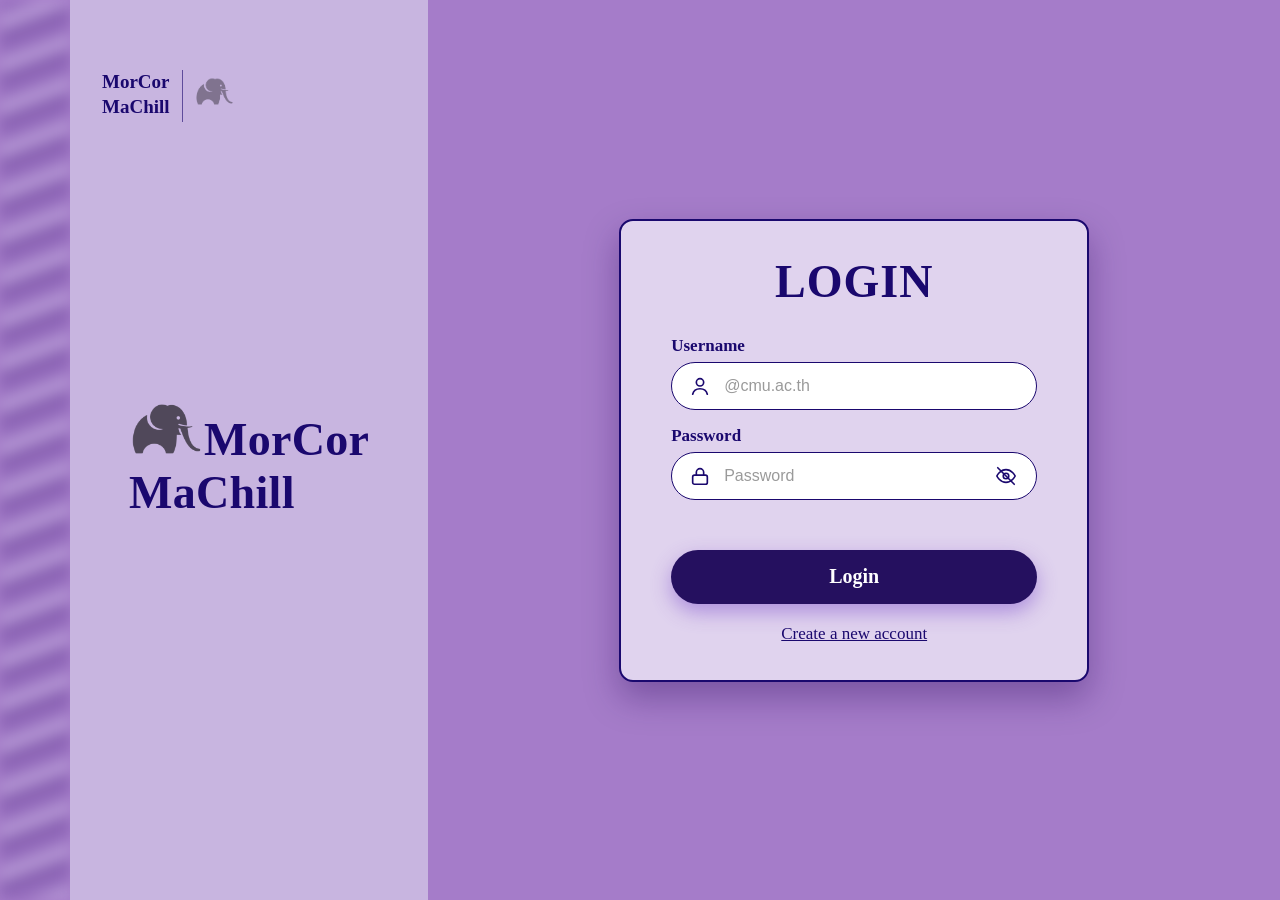
<file: index.html>
<!DOCTYPE html>
<html lang="en">
<head>
  <meta charset="UTF-8">
  <script>
    try { if (!JSON.parse(localStorage.getItem('cmuh-session'))) throw 0; }
    catch (e) { location.replace('login.html'); }
  </script>
  <meta name="viewport" content="width=device-width, initial-scale=1, viewport-fit=cover">
  <title>MorCor MaChill</title>
  <link href="https://fonts.googleapis.com/css2?family=Gelasio:wght@600;700&family=Noto+Sans+Thai:wght@400;600&display=swap" rel="stylesheet">
  <script>
    (function () {
      try {
        var theme = localStorage.getItem('cmuh-theme');
        if (theme) document.documentElement.dataset.theme = theme;
      } catch (e) {}
    })();
  </script>
  <link rel="stylesheet" href="style.css">
</head>
<body>
  <div class="app">

    <div class="logo"><a href="index.html">MorCor<br>MaChill</a></div>

    <label class="search">
      <svg viewBox="0 0 24 24" style="font-size:28px"><circle cx="11" cy="11" r="7"/><path d="M21 21l-5-5"/></svg>
      <input id="q" type="search" placeholder="Search posts or #tags">
    </label>

    <aside class="side">
      <a class="post-btn" href="post.html">Post!</a>
      <div class="tags" id="tags"></div>
    </aside>

    <main class="feed" id="feed"></main>

    <aside class="right">
      <a class="mid on" href="index.html" title="Home">
        <svg viewBox="0 0 24 24"><path d="M3 11l9-8 9 8"/><path d="M5 10v10h5v-6h4v6h5V10"/></svg>
      </a>
      <a class="mid" href="favorites.html" title="Favorites">
        <svg viewBox="0 0 24 24"><path d="M12 3l2.7 5.6 6.1.9-4.4 4.3 1 6.1L12 17l-5.4 2.9 1-6.1L3.2 9.5l6.1-.9z"/></svg>
      </a>
      <a class="mid" href="profile.html" title="Profile">
        <svg viewBox="0 0 24 24"><circle cx="12" cy="12" r="10"/><circle cx="12" cy="10" r="3.2"/><path d="M5.5 19c1.5-3 4-4 6.5-4s5 1 6.5 4"/></svg>
      </a>
      <a class="mid" href="message.html" title="Messages">
        <svg viewBox="0 0 24 24"><rect x="3" y="5" width="18" height="14" rx="2"/><path d="M3 7l9 7 9-7"/></svg>
        <span class="badge pip" id="badge" hidden></span>
      </a>
      <a class="mid" href="notifications.html" title="Notifications">
        <svg viewBox="0 0 24 24"><path d="M18 8A6 6 0 0 0 6 8c0 7-3 9-3 9h18s-3-2-3-9"/><path d="M13.73 21a2 2 0 0 1-3.46 0"/></svg>
        <span class="badge" id="notifBadge" hidden></span>
      </a>
      <button class="mid" id="theme" title="Toggle theme">
        <svg viewBox="0 0 24 24"><circle cx="12" cy="12" r="3"/><path d="M12 2v3M12 19v3M2 12h3M19 12h3M5 5l2 2M17 17l2 2M19 5l-2 2M7 17l-2 2"/></svg>
      </button>
      <button class="mid" id="logout" title="Log out">
        <svg viewBox="0 0 24 24"><path d="M9 21H5a2 2 0 0 1-2-2V5a2 2 0 0 1 2-2h4"/><path d="M16 17l5-5-5-5"/><path d="M21 12H9"/></svg>
      </button>
    </aside>

  </div>

  <dialog id="view"></dialog>

  <dialog id="ask" class="ask">
    <h3 id="askTitle"></h3>
    <p id="askText"></p>
    <div class="row">
      <button id="askNo">Cancel</button>
      <button class="go" id="askOk">OK</button>
    </div>
  </dialog>

  <script>
    const POSTS_KEY = 'cmuh-posts2';
    const SESSION_KEY = 'cmuh-session';
    const MESSAGES_KEY = 'cmuh-messages';
    const BOOKMARKS_KEY = 'cmuh-bookmarks';
    const NOTIFS_KEY = 'cmuh-notifs';
    const DEFAULT_TAGS = ['#sports', '#running', '#basketball', '#football', '#swimmingwithus'];
    const DEFAULT_AVATAR = 'pic/profile.png';

    const sessionUser = load(SESSION_KEY, {}).username || 'CMU';
    const ME = sessionUser.split('@')[0].toLowerCase();
    const PROFILE_KEY = 'cmuh-profile:' + sessionUser;

    const $ = (id) => document.getElementById(id);

    function load(key, fallback) {
      try { return JSON.parse(localStorage.getItem(key)) ?? fallback; }
      catch (e) { return fallback; }
    }

    function save(key, value) {
      try { localStorage.setItem(key, JSON.stringify(value)); } catch (e) {}
    }

    function esc(text) {
      const map = { '&': '&amp;', '<': '&lt;', '>': '&gt;', '"': '&quot;', "'": '&#39;' };
      return String(text).replace(/[&<>"']/g, (ch) => map[ch]);
    }

    function timeAgo(time) {
      const min = Math.floor((Date.now() - time) / 60000);
      if (min < 1) return 'just now';
      if (min < 60) return `${min} min ago`;
      const hr = Math.floor(min / 60);
      return hr < 24 ? `${hr} h ago` : `${Math.floor(hr / 24)} d ago`;
    }

    function ask(title, text, okLabel, danger) {
      return new Promise((resolve) => {
        const dlg = $('ask');
        $('askTitle').textContent = title;
        $('askText').textContent = text;
        $('askOk').textContent = okLabel;
        $('askOk').className = danger ? 'go danger' : 'go';
        const done = (value) => { dlg.close(); resolve(value); };
        $('askOk').onclick = () => done(true);
        $('askNo').onclick = () => done(false);
        dlg.oncancel = () => resolve(false);
        dlg.showModal();
      });
    }

    function avatarHtml(name) {
      const profile = load('cmuh-profile:' + String(name).toLowerCase() + '@cmu.ac.th', {});
      return profile.avatar
        ? `<img src="${profile.avatar}" alt="">`
        : `<img class="default" src="${DEFAULT_AVATAR}" alt="">`;
    }

    function updateBadges() {
      const lastReadMsg = load('cmuh-read:' + ME, {});
      const nMsg = load(MESSAGES_KEY, []).filter((m) => m.to === ME && m.t > (lastReadMsg[m.from] || 0)).length;
      $('badge').hidden = !nMsg;

      const notifs = load(NOTIFS_KEY, []).filter((n) => n.to.toLowerCase() === ME && !n.read);
      $('notifBadge').textContent = notifs.length > 9 ? '9+' : notifs.length;
      $('notifBadge').hidden = !notifs.length;
    }

    let posts = load(POSTS_KEY, [{
      id: 1,
      author: 'Mint',
      title: 'GO JOGGING',
      location: 'Huay Kaew Reservoir, Chiang Mai',
      max: 11,
      interest: ['running', 'healthy', 'meeting'],
      details: "Let's go jogging together......",
      t: Date.now() - 3600000,
      members: ['Mint', 'Ton', 'Fah'],
      pending: [],
      comments: []
    }]);

    let activeTag = null;
    let currentId = null;
    let replyingTo = null;

    const savePosts = () => save(POSTS_KEY, posts);

    if (localStorage.getItem(POSTS_KEY) === null) savePosts();

    function getBookmarks() {
      return load(BOOKMARKS_KEY, {})[ME] || [];
    }

    function toggleBookmark(postId, e) {
      e.stopPropagation();
      const bms = load(BOOKMARKS_KEY, {});
      let userBms = bms[ME] || [];
      if (userBms.includes(postId)) {
        userBms = userBms.filter((id) => id !== postId);
      } else {
        userBms.push(postId);
      }
      bms[ME] = userBms;
      save(BOOKMARKS_KEY, bms);
      savePosts();
      render();
      if ($('view').open) drawView();
    }

    function toggleInterestFavorite(tagText) {
      let profile = load(PROFILE_KEY, { full: '', bio: '', interests: [], avatar: '', faculty: '' });
      if (!profile.interests) profile.interests = [];

      const cleanTag = tagText.replace(/^#/, '').toLowerCase();
      if (profile.interests.map((t) => t.toLowerCase()).includes(cleanTag)) {
        profile.interests = profile.interests.filter((t) => t.toLowerCase() !== cleanTag);
      } else {
        profile.interests.push(cleanTag);
      }
      save(PROFILE_KEY, profile);
      render();
    }

    function chipsHtml(post) {
      return post.interest.map((t) => `<span class="chip">#${esc(t)}</span>`).join('');
    }

    function postCard(p) {
      const isFull = p.members.length >= p.max;
      const statusBadge = isFull
        ? '<span class="status-badge full">FULL</span>'
        : '<span class="status-badge open">OPEN</span>';

      const isOwn = p.author.toLowerCase() === ME;
      const isBookmarked = getBookmarks().includes(p.id);
      const starBtn = isOwn ? '' : `
          <button class="bookmark-btn ${isBookmarked ? 'saved' : ''}" onclick="toggleBookmark(${p.id}, event)" title="${isBookmarked ? 'Remove from favorites' : 'Add to favorites'}">${isBookmarked ? '★' : '☆'}</button>`;

      return `
        <article class="post" data-id="${p.id}">${starBtn}
          <a class="head author-link" href="profile.html?user=${encodeURIComponent(p.author)}" title="View ${esc(p.author)}'s profile">
            <span class="avatar">${avatarHtml(p.author)}</span>
            <div>
              <div class="name">${esc(p.author)}</div>
              <div class="time">${timeAgo(p.t)}</div>
            </div>
          </a>
          <h3>${esc(p.title)} ${statusBadge}</h3>
          <div class="meta">Location: ${esc(p.location)} | Members: ${p.members.length}/${p.max}</div>
          <div class="chips">${chipsHtml(p)}</div>
        </article>`;
    }

    function renderTags() {
      const tags = new Set(DEFAULT_TAGS);
      posts.forEach((p) => p.interest.forEach((t) => tags.add('#' + t.toLowerCase())));

      $('tags').innerHTML = [...tags].map((t) =>
        `<button class="tag ${t === activeTag ? 'on' : ''}" data-t="${esc(t)}">${esc(t)}</button>`
      ).join('');
    }

    function render() {
      const query = $('q').value.trim().toLowerCase();

      const list = posts.filter((p) => {
        const tagOk = !activeTag || p.interest.some((t) => '#' + t.toLowerCase() === activeTag);
        const text = (p.title + p.details + p.location + p.author + p.interest.join(' ')).toLowerCase();
        return tagOk && (!query || text.includes(query));
      });

      let headerHtml = '';
      if (activeTag) {
        const profile = load(PROFILE_KEY, { interests: [] });
        const isFav = (profile.interests || []).map((t) => t.toLowerCase()).includes(activeTag.replace(/^#/, '').toLowerCase());
        headerHtml = `
          <div class="tag-header">
            <h2 class="tag-title">${esc(activeTag)}</h2>
            <button class="interest-fav-btn ${isFav ? 'saved' : ''}" onclick="toggleInterestFavorite('${esc(activeTag)}')" title="Save interest">♥</button>
          </div>
        `;
      }

      $('feed').innerHTML = headerHtml + (list.length
        ? list.map(postCard).join('')
        : '<div class="empty">No posts match your search</div>');

      renderTags();
    }

    function drawView() {
      const p = posts.find((x) => x.id === currentId);
      if (!p) return;

      if (!p.members) p.members = [p.author];
      if (!p.pending) p.pending = [];
      if (!p.comments) p.comments = [];

      const isOwner = p.author.toLowerCase() === ME;
      const joined = p.members.map((m) => m.toLowerCase()).includes(ME);
      const pending = p.pending.map((m) => m.toLowerCase()).includes(ME);
      const full = p.members.length >= p.max;

      let joinLabel = 'JOIN';
      if (joined) joinLabel = 'LEAVE';
      else if (pending) joinLabel = 'PENDING APPROVAL';
      else if (full) joinLabel = 'FULL';

      const mapUrl = `https://maps.google.com/maps?q=${encodeURIComponent(p.location)}&output=embed`;
      const directMapUrl = `https://www.google.com/maps/search/?api=1&query=${encodeURIComponent(p.location)}`;

      const isBookmarked = getBookmarks().includes(p.id);
      const favBtn = isOwner ? '' : `<button class="join fav-toggle" onclick="toggleBookmark(${p.id}, event)">${isBookmarked ? '★ Favorited' : '☆ Favorite'}</button>`;

      let pendingBoxHtml = '';
      if (isOwner && p.pending.length > 0) {
        pendingBoxHtml = `
          <h4 style="color:#e65100;">Pending Join Requests</h4>
          <div style="display:flex; flex-direction:column; gap:6px; margin-bottom:12px;">
            ${p.pending.map((user) => `
              <div style="display:flex; justify-content:space-between; align-items:center; background:var(--bar); padding:8px 12px; border-radius:10px;">
                <a href="profile.html?user=${encodeURIComponent(user)}" target="_blank" style="color:inherit; text-decoration:none; font-weight:600; display:flex; align-items:center; gap:6px;">
                  <span style="width:24px;height:24px;border-radius:50%;overflow:hidden;display:inline-block;"><img src="${avatarHtml(user).match(/src="([^"]*)"/)?.[1] || DEFAULT_AVATAR}" style="width:100%;height:100%;object-fit:cover;"></span>
                  <span>${esc(user)} ↗</span>
                </a>
                <div style="display:flex; gap:6px;">
                  <button class="join" style="padding:4px 10px; font-size:14px; background:#2e7d32;" onclick="handleRequest(${p.id}, '${esc(user)}', true)">Accept</button>
                  <button class="join" style="padding:4px 10px; font-size:14px; background:#c62828;" onclick="handleRequest(${p.id}, '${esc(user)}', false)">Reject</button>
                </div>
              </div>
            `).join('')}
          </div>
        `;
      }

      const mainComments = p.comments.filter((c) => !c.parentId);
      const renderCommentItem = (c) => {
        const replies = p.comments.filter((r) => r.parentId === c.id);
        return `
          <div class="cmt-box">
            <div class="cmt-main">
              <div><b>${esc(c.name)}</b>${esc(c.text)}</div>
              <button style="background:none; border:0; color:var(--muted); font-size:12px; cursor:pointer; padding:4px 0 0;" onclick="setReply(${c.id})">Reply</button>
            </div>
            ${replies.length > 0 ? `
              <div class="cmt-replies">
                ${replies.map((r) => `
                  <div class="cmt-reply">
                    <div><b>${esc(r.name)}</b>${esc(r.text)}</div>
                  </div>
                `).join('')}
              </div>
            ` : ''}
          </div>`;
      };

      const placeholderText = replyingTo ? 'Replying to comment... (Press Enter)' : 'Write a comment and press Enter';

      $('view').innerHTML = `
        <div class="detail">
          <div class="top">
            <div>
              <h2>${esc(p.title)}</h2>
              <h4 style="margin-top:10px">Members (${p.members.length}/${p.max})</h4>
            </div>
            <div style="display:flex; gap:8px; align-items:center;">
              ${favBtn}
              <button class="join ${joined || pending ? 'on' : ''}" id="join" ${(full && !joined && !pending) || (pending && !isOwner) ? 'disabled' : ''}>${joinLabel}</button>
            </div>
          </div>

          <div class="time">by <a class="author-link" href="profile.html?user=${encodeURIComponent(p.author)}">${esc(p.author)}</a></div>
          <p style="margin:8px 0">${esc(p.details)}</p>
          <div class="chips">${chipsHtml(p)}</div>

          ${pendingBoxHtml}

          <h4>Location <a href="${directMapUrl}" target="_blank" style="font-size:13px; font-weight:normal; margin-left:10px; color:var(--brand);">Open in Google Maps ↗</a></h4>
          <div class="time" style="margin-bottom:6px">Location: ${esc(p.location)}</div>
          <iframe loading="lazy" src="${mapUrl}"></iframe>

          <h4>Comment</h4>
          ${mainComments.map(renderCommentItem).join('')}
          ${replyingTo ? `<div style="font-size:12px; color:var(--muted); margin-bottom:4px;">Replying to comment <button style="background:none; border:0; color:var(--brand); cursor:pointer;" onclick="cancelReply()">Cancel</button></div>` : ''}
          <input id="cin" placeholder="${placeholderText}" maxlength="300">

          <div class="row">
            ${isOwner ? '<button id="del" class="del">Delete post</button>' : ''}
            <button id="close">Close</button>
          </div>
        </div>`;
    }

    window.setReply = function (commentId) {
      replyingTo = commentId;
      drawView();
      $('cin').focus();
    };

    window.cancelReply = function () {
      replyingTo = null;
      drawView();
    };

    window.handleRequest = function (postId, applicant, accept) {
      const p = posts.find((x) => x.id === postId);
      if (!p) return;
      p.pending = p.pending.filter((u) => u.toLowerCase() !== applicant.toLowerCase());
      if (accept && !p.members.map((m) => m.toLowerCase()).includes(applicant.toLowerCase())) {
        p.members.push(applicant);
      }
      savePosts();

      const notifs = load(NOTIFS_KEY, []);
      notifs.unshift({
        id: Date.now(),
        to: applicant,
        text: accept ? `Your request to join "${p.title}" was accepted!` : `Your request to join "${p.title}" was rejected.`,
        t: Date.now(),
        read: false
      });
      save(NOTIFS_KEY, notifs);

      drawView();
      render();
    };

    $('feed').addEventListener('click', (e) => {
      if (e.target.closest('a') || e.target.closest('button.bookmark-btn') || e.target.closest('button.interest-fav-btn')) return;
      const card = e.target.closest('.post');
      if (!card) return;
      currentId = Number(card.dataset.id);
      replyingTo = null;
      drawView();
      $('view').showModal();
    });

    $('tags').addEventListener('click', (e) => {
      const btn = e.target.closest('.tag');
      if (!btn) return;
      activeTag = activeTag === btn.dataset.t ? null : btn.dataset.t;
      render();
    });

    $('view').addEventListener('click', async (e) => {
      const p = posts.find((x) => x.id === currentId);

      if (e.target.id === 'close' || e.target === $('view')) {
        $('view').close();
        return;
      }

      if (e.target.id === 'del' && p && p.author.toLowerCase() === ME) {
        if (!await ask('Delete this post?', 'This post will be removed permanently.', 'Delete', true)) return;
        posts = posts.filter((x) => x.id !== p.id);
        savePosts();
        $('view').close();
        render();
        return;
      }

      if (e.target.id === 'join' && p) {
        if (!p.members) p.members = [p.author];
        if (!p.pending) p.pending = [];

        const isMember = p.members.map((m) => m.toLowerCase()).includes(ME);
        const isPending = p.pending.map((m) => m.toLowerCase()).includes(ME);

        if (isMember) {
          if (p.author.toLowerCase() === ME) {
            alert('Owner cannot leave the activity.');
            return;
          }
          p.members = p.members.filter((m) => m.toLowerCase() !== ME);
        } else if (isPending) {
          p.pending = p.pending.filter((m) => m.toLowerCase() !== ME);
        } else {
          p.pending.push(ME);
          const notifs = load(NOTIFS_KEY, []);
          notifs.unshift({
            id: Date.now(),
            to: p.author,
            text: `${ME} wants to join your activity "${p.title}"`,
            t: Date.now(),
            read: false
          });
          save(NOTIFS_KEY, notifs);
        }
        savePosts();
        drawView();
        render();
      }
    });

    $('view').addEventListener('keydown', (e) => {
      if (e.target.id !== 'cin' || e.key !== 'Enter') return;

      const text = e.target.value.trim();
      const p = posts.find((x) => x.id === currentId);
      if (!text || !p) return;

      if (!p.comments) p.comments = [];
      p.comments.push({ id: Date.now(), parentId: replyingTo, name: ME, text, t: Date.now() });

      const notifs = load(NOTIFS_KEY, []);
      let targetUser = p.author;
      if (replyingTo) {
        const parentCmt = p.comments.find((c) => c.id === replyingTo);
        if (parentCmt) targetUser = parentCmt.name;
      }

      if (targetUser.toLowerCase() !== ME) {
        notifs.unshift({
          id: Date.now(),
          to: targetUser,
          text: `${ME} replied to your comment in "${p.title}"`,
          t: Date.now(),
          read: false
        });
        save(NOTIFS_KEY, notifs);
      }

      replyingTo = null;
      savePosts();
      drawView();
      $('cin').focus();
    });

    $('q').addEventListener('input', render);

    $('theme').onclick = () => {
      const root = document.documentElement;
      const isDark = getComputedStyle(root).getPropertyValue('--bg').trim() === '#1b1818';
      const next = isDark ? 'light' : 'dark';
      root.dataset.theme = next;
      try { localStorage.setItem('cmuh-theme', next); } catch (e) {}
    };

    $('logout').onclick = async () => {
      if (!await ask('Log out?', 'You will need to log in again to use MorCor MaChill.', 'Log out')) return;
      try { localStorage.removeItem(SESSION_KEY); } catch (e) {}
      location.replace('login.html');
    };

    const params = new URLSearchParams(location.search);
    activeTag = params.get('tag');
    $('q').value = params.get('q') || '';

    render();
    updateBadges();

    const openId = Number(params.get('post'));
    if (openId && posts.some((p) => p.id === openId)) {
      currentId = openId;
      drawView();
      $('view').showModal();
    }

    window.addEventListener('storage', (e) => {
      if (e.key === MESSAGES_KEY || e.key === NOTIFS_KEY) updateBadges();
    });
  </script>
</body>
</html>
</file>
<file: style.css>
/* ---------- 1. Colour variables and themes ---------- */
:root {
  --bg: #f0e9e8;
  --card: #f5f5f5;
  --chip: #d4d4d4;
  --bar: #d9d9d9;
  --field: #efe9e9;
  --ink: #1a1a1a;
  --muted: #666;
  --icon: #444;
  --brand: #1e0a78;
  --brand-ink: #fff;

  box-sizing: border-box;
  padding-top: env(safe-area-inset-top, 0px);
  padding-bottom: env(safe-area-inset-bottom, 0px);
}

@media (prefers-color-scheme: dark) {
  :root:not([data-theme="light"]) {
    --bg: #1b1818;
    --card: #272424;
    --chip: #3a3636;
    --bar: #383434;
    --field: #3a3636;
    --ink: #f1eded;
    --muted: #aaa;
    --icon: #ddd;
    --brand: #5b45e0;
  }
}

:root[data-theme="dark"] {
  --bg: #1b1818;
  --card: #272424;
  --chip: #3a3636;
  --bar: #383434;
  --field: #3a3636;
  --ink: #f1eded;
  --muted: #aaa;
  --icon: #ddd;
  --brand: #5b45e0;
}


/* ---------- 2. Base ---------- */
* { box-sizing: border-box; }

body {
  margin: 0;
  background: var(--bg);
  color: var(--ink);
  font-family: 'Noto Sans Thai', 'Gelasio', Georgia, sans-serif;
}

svg {
  width: 1em;
  height: 1em;
  stroke: currentColor;
  fill: none;
  stroke-width: 1.8;
  stroke-linecap: round;
  stroke-linejoin: round;
}

[hidden] { display: none !important; }

.logo {
  font: 700 24px/1.1 'Gelasio', Georgia, serif;
  text-align: center;
  letter-spacing: .5px;
}

.logo a { color: inherit; text-decoration: none; }


/* ---------- 3. Page layout, sidebar and feed ---------- */
.app {
  max-width: 1200px;
  margin: 0 auto;
  padding: 20px;
  display: grid;
  grid-template-columns: 220px 1fr 180px;
  grid-template-areas:
    "logo search ."
    "side feed   right";
  gap: 20px 24px;
  align-items: start;
}

.app .logo { grid-area: logo; }

.search {
  grid-area: search;
  display: flex;
  align-items: center;
  gap: 10px;
  height: 48px;
  padding: 0 18px;
  background: var(--bar);
  border-radius: 999px;
}

.search input {
  flex: 1;
  border: 0;
  background: transparent;
  color: var(--ink);
  font: inherit;
  outline: none;
}

.side {
  grid-area: side;
  display: flex;
  flex-direction: column;
  gap: 18px;
  position: sticky;
  top: 20px;
}

.post-btn {
  display: flex;
  align-items: center;
  justify-content: center;
  height: 64px;
  background: var(--brand);
  color: var(--brand-ink);
  border: 0;
  border-radius: 22px;
  font: 700 20px 'Gelasio', Georgia, serif;
  text-decoration: none;
  cursor: pointer;
}

.post-btn:hover { filter: brightness(1.15); }

.tags {
  display: flex;
  flex-wrap: wrap;
  align-content: flex-start;
  gap: 10px 8px;
  min-height: 200px;
  padding: 18px;
  background: var(--card);
  border-radius: 24px;
}

.tag {
  padding: 3px 10px;
  background: var(--chip);
  color: var(--ink);
  border: 0;
  border-radius: 999px;
  font: 700 11px 'Gelasio', serif;
  cursor: pointer;
}

.tag.on { background: var(--brand); color: var(--brand-ink); }

.feed {
  grid-area: feed;
  display: flex;
  flex-direction: column;
  gap: 18px;
  min-width: 0;
}

.post {
  min-height: 130px;
  padding: 16px 20px;
  background: var(--card);
  border-radius: 28px;
  cursor: pointer;
}

.post h3 {
  margin: 8px 0 2px 50px;
  font: 700 20px 'Gelasio', 'Noto Sans Thai', Georgia, serif;
}

.head { display: flex; align-items: center; gap: 10px; }

.avatar {
  display: flex;
  flex: none;
  width: 40px;
  height: 40px;
  border-radius: 50%;
  overflow: hidden;
}

.avatar img { width: 100%; height: 100%; object-fit: cover; }
.avatar img.default { transform: scale(1.28); }

.name { font-weight: 600; }
.time { font-size: 12px; color: var(--muted); }
.meta { margin-left: 50px; font-size: 13px; color: var(--muted); }

.chips {
  display: flex;
  flex-wrap: wrap;
  gap: 6px;
  margin: 8px 0 0 50px;
}

.chip {
  padding: 2px 10px;
  background: var(--chip);
  border-radius: 999px;
  font: 700 11px 'Gelasio', serif;
}

.empty { padding: 40px; text-align: center; color: var(--muted); }

.right {
  grid-area: right;
  display: flex;
  flex-direction: column;
  align-items: center;
  gap: 18px;
  padding: 30px 0;
  background: var(--card);
  border-radius: 28px;
  position: sticky;
  top: 20px;
}

.right button,
.right a {
  position: relative;
  display: flex;
  border: 0;
  background: none;
  color: var(--icon);
  cursor: pointer;
}

.right .mid { font-size: 38px; }

@media (max-width: 860px) {
  .app {
    grid-template-columns: 1fr;
    grid-template-areas: "logo" "search" "side" "feed" "right";
    padding: 14px;
  }

  .side,
  .right { position: static; }

  .right {
    flex-direction: row;
    justify-content: center;
    flex-wrap: wrap;
    gap: 22px;
    padding: 16px;
  }

  .right .mid { font-size: 34px; }
  .tags { min-height: 0; }
}


/* ---------- 4. Dialogs ---------- */
dialog {
  width: min(480px, 92vw);
  padding: 22px;
  background: var(--card);
  color: var(--ink);
  border: 0;
  border-radius: 24px;
}

dialog::backdrop { background: rgba(0, 0, 0, .45); }

dialog input {
  width: 100%;
  margin-top: 10px;
  padding: 12px;
  background: var(--bar);
  color: var(--ink);
  border: 0;
  border-radius: 14px;
  font: inherit;
}

#view { width: min(540px, 94vw); max-height: 90vh; overflow: auto; }

.detail h2 { margin: 0; font: 700 34px 'Gelasio', Georgia, serif; }

.detail h4 {
  margin: 14px 0 6px;
  font: 700 20px 'Gelasio', 'Noto Sans Thai', Georgia, serif;
}

.detail .top {
  display: flex;
  justify-content: space-between;
  align-items: flex-start;
  gap: 12px;
}

.detail .chips { margin: 8px 0 0; }

.detail iframe {
  width: 100%;
  height: 190px;
  border: 0;
  border-radius: 12px;
}

.join {
  padding: 14px 22px;
  background: var(--brand);
  color: var(--brand-ink);
  border: 0;
  border-radius: 14px;
  font: 700 18px 'Gelasio', serif;
  cursor: pointer;
}

.join.on { background: var(--chip); color: var(--ink); }
.join:disabled { opacity: .5; cursor: not-allowed; }
.join.fav-toggle { padding: 10px 14px; background: var(--chip); color: var(--ink); }

.cmt {
  margin-bottom: 8px;
  padding: 8px 14px;
  background: var(--bar);
  border-radius: 14px;
  font-size: 14px;
}

.cmt b { margin-right: 6px; }

.row { display: flex; justify-content: flex-end; gap: 10px; margin-top: 14px; }

.row button {
  padding: 10px 20px;
  background: var(--chip);
  color: var(--ink);
  border: 0;
  border-radius: 14px;
  font: inherit;
  cursor: pointer;
}

.row .del { margin-right: auto; background: #c62828; color: #fff; }
.row .del:hover { filter: brightness(1.15); }
.row .go { background: var(--brand); color: var(--brand-ink); }
.row .danger { background: #c62828; color: #fff; }

.ask { width: min(380px, 92vw); }
.ask h3 { margin: 0 0 8px; font: 700 22px 'Gelasio', 'Noto Sans Thai', Georgia, serif; }
.ask p { margin: 0; color: var(--muted); }


/* ---------- 5. Create Post page ---------- */
.panel {
  display: flex;
  flex-direction: column;
  gap: 14px;
  width: 100%;
  max-width: 600px;
  margin: 0 auto;
  padding: 32px 36px;
  background: var(--card);
  border-radius: 32px;
  box-shadow: 0 8px 30px rgba(0, 0, 0, .12);
}

.app .panel { max-width: none; margin: 0; }

.panel h1 { margin: 0; font: 400 22px 'Gelasio', 'Noto Sans Thai', Georgia, serif; }

.panel input,
.panel textarea {
  width: 100%;
  padding: 14px 20px;
  background: var(--field);
  color: var(--ink);
  border: 0;
  border-radius: 999px;
  font: inherit;
  font-size: 17px;
  outline: none;
}

.panel textarea { min-height: 180px; border-radius: 28px; resize: vertical; }

.r2 { display: flex; gap: 12px; }
.r2 input:first-child { flex: 1; min-width: 0; }
.r2 input:last-child { flex: none; width: 120px; }

.quick-locs { display: flex; flex-wrap: wrap; gap: 6px; margin-top: -6px; margin-bottom: 8px; }
.quick-label { align-self: center; font-size: 12px; color: var(--muted); }

.qchip {
  padding: 4px 10px;
  background: var(--chip);
  color: var(--ink);
  border: 0;
  border-radius: 999px;
  font: 600 12px 'Noto Sans Thai', sans-serif;
  cursor: pointer;
}

.qchip:hover { background: var(--brand); color: var(--brand-ink); }

.send {
  align-self: center;
  margin-top: 10px;
  padding: 16px 70px;
  background: #fbfd9b;
  color: #000;
  border: 0;
  border-radius: 999px;
  font: inherit;
  font-size: 24px;
  cursor: pointer;
}

.back { align-self: center; color: var(--muted); text-decoration: none; }

@media (max-width: 520px) {
  .panel { padding: 24px 18px; }
}


/* ---------- 6. Login and Sign up page ---------- */
.auth * { box-sizing: border-box; margin: 0; padding: 0; }

body.auth {
  margin: 0;
  background: #a57cc9;
  color: #1a086e;
  font-family: 'Georgia', 'Times New Roman', serif;
}

.auth input,
.auth button { font-family: inherit; }

.auth .hidden { display: none !important; }

.auth .wrap {
  display: grid;
  grid-template-columns: clamp(30px, 5.5vw, 70px) clamp(220px, 28vw, 360px) 1fr;
  min-height: 100vh;
}

.auth .strip {
  background: repeating-linear-gradient(160deg, #8e66b8 0 14px, #b79bd6 14px 30px, #7a53a6 30px 40px);
  filter: blur(7px);
  opacity: .75;
}

.auth .brand {
  position: relative;
  display: flex;
  align-items: center;
  justify-content: center;
  padding: 24px;
  background: #c8b5e0;
}

.auth .mini {
  position: absolute;
  top: 70px;
  left: 32px;
  display: flex;
  gap: 12px;
  font-size: 19px;
  font-weight: 700;
  line-height: 1.3;
}

.auth .mini i { width: 1px; background: #1a086e; opacity: .6; }

.auth .big {
  font-size: clamp(30px, 3.6vw, 46px);
  font-weight: 700;
  line-height: 1.15;
  letter-spacing: .3px;
}

.auth .mini img.logo { width: 45px; height: 45px; object-fit: contain; margin-left: 10px; opacity: .6; }
.auth .big img.logo { width: 75px; height: 75px; object-fit: contain; opacity: .6; }

.auth .stage { display: flex; align-items: center; justify-content: center; padding: 32px 20px; }

.auth .card {
  width: 100%;
  max-width: 470px;
  padding: 34px 50px 36px;
  background: #e0d3ee;
  border: 2px solid #1a086e;
  border-radius: 14px;
  box-shadow: 0 16px 34px rgba(40, 10, 90, .35);
}

.auth .header-banner {
  margin-bottom: 28px;
  text-align: center;
  font-size: 46px;
  font-weight: 700;
  letter-spacing: 1px;
}

.auth .form-group { margin-bottom: 16px; }
.auth .form-label { display: block; margin-bottom: 6px; font-size: 17px; font-weight: 700; }
.auth .field { position: relative; }

.auth .field svg {
  position: absolute;
  left: 18px;
  top: 50%;
  transform: translateY(-50%);
  font-size: 22px;
  color: #1a086e;
}

.auth .form-input {
  width: 100%;
  height: 48px;
  padding: 0 20px 0 52px;
  background: #fff;
  color: #222;
  border: 1.5px solid #1a086e;
  border-radius: 999px;
  font-family: Arial, Helvetica, sans-serif;
  font-variant-numeric: lining-nums;
  font-size: 16px;
  outline: none;
}

.auth .form-input.has-eye { padding-right: 56px; }

.auth input::-ms-reveal,
.auth input::-ms-clear { display: none; }

.auth .form-input::placeholder { color: #9a9a9a; }

.auth .eye {
  position: absolute;
  top: 50%;
  right: 14px;
  display: flex;
  align-items: center;
  justify-content: center;
  width: 34px;
  height: 34px;
  transform: translateY(-50%);
  background: none;
  border: 0;
  border-radius: 50%;
  color: #1a086e;
  cursor: pointer;
}

.auth .eye:hover { background: rgba(26, 8, 110, .1); }

.auth .field .eye svg {
  position: static;
  transform: none;
  font-size: 22px;
}

.auth .form-input:focus { box-shadow: 0 0 0 3px rgba(26, 8, 110, .25); }

.auth .msg { min-height: 20px; margin: 4px 0; text-align: center; font-size: 14px; color: #b3261e; }

.auth .btn-action {
  width: 100%;
  height: 54px;
  margin-top: 10px;
  background: #25105f;
  color: #fff;
  border: 0;
  border-radius: 999px;
  font-size: 20px;
  font-weight: 700;
  cursor: pointer;
  box-shadow: 0 8px 20px rgba(110, 60, 200, .45);
  transition: transform .15s, filter .15s;
}

.auth .btn-action:hover { transform: translateY(-2px); filter: brightness(1.2); }

.auth .toggle-link {
  display: block;
  margin: 20px auto 0;
  background: none;
  border: 0;
  color: #1a086e;
  font-size: 17px;
  text-align: center;
  text-decoration: underline;
  white-space: pre-line;
  cursor: pointer;
}

@media (max-width: 760px) {
  .auth .wrap { grid-template-columns: 1fr; }
  .auth .strip,
  .auth .big { display: none; }
  .auth .brand { justify-content: flex-start; padding: 22px 24px; }
  .auth .mini { position: static; }
  .auth .card { padding: 28px 24px; }
  .auth .header-banner { font-size: 38px; }
}


/* ---------- 7. Profile page ---------- */
.right a.on { color: var(--brand); }
a.tag { text-decoration: none; }

.pf { grid-area: feed; display: flex; flex-direction: column; gap: 16px; min-width: 0; }

.pf-top { position: relative; padding-bottom: 20px; background: var(--card); border-radius: 28px; }

.cover {
  height: 120px;
  background: linear-gradient(135deg, #9d8bd6, #cdb8ec);
  border-radius: 28px 28px 0 0;
}

.pf-ava {
  position: relative;
  display: flex;
  align-items: center;
  justify-content: center;
  width: 110px;
  height: 110px;
  margin: -62px auto 0;
  background: var(--card);
  border: 4px solid var(--brand);
  border-radius: 50%;
  overflow: hidden;
  font-size: 70px;
}

.pf-ava img { width: 100%; height: 100%; object-fit: cover; }
.pf-ava img.default { transform: scale(1.28); }

.pf-info {
  display: flex;
  justify-content: space-between;
  align-items: flex-start;
  gap: 12px;
  padding: 10px 28px 0;
}

.pf-info h2 { margin: 0; font: 700 28px 'Gelasio', Georgia, serif; }
.pf-full { color: var(--muted); }
.pf-bio { padding: 8px 28px 0; overflow-wrap: anywhere; }

.pf-actions { display: flex; flex-wrap: wrap; justify-content: flex-end; gap: 10px; }

.edit {
  padding: 10px 20px;
  background: var(--brand);
  color: var(--brand-ink);
  border: 0;
  border-radius: 12px;
  font: 700 16px 'Noto Sans Thai', sans-serif;
  cursor: pointer;
}

.edit.alt { background: var(--chip); color: var(--ink); }

a.edit { display: inline-block; text-decoration: none; }

.pf-menu { position: absolute; top: 14px; right: 14px; z-index: 5; }

.dots {
  display: flex;
  align-items: center;
  justify-content: center;
  width: 40px;
  height: 40px;
  background: rgba(255, 255, 255, .8);
  color: #1a1a1a;
  border: 0;
  border-radius: 50%;
  font-size: 24px;
  cursor: pointer;
}

.dots:hover { background: #fff; }
.dots svg { fill: currentColor; stroke: none; }

.menu-list {
  position: absolute;
  top: 46px;
  right: 0;
  min-width: 200px;
  padding: 6px;
  background: var(--card);
  border-radius: 16px;
  box-shadow: 0 8px 24px rgba(0, 0, 0, .25);
}

.menu-list button {
  display: block;
  width: 100%;
  padding: 10px 14px;
  background: transparent;
  color: var(--ink);
  border: 0;
  border-radius: 10px;
  font: inherit;
  text-align: left;
  cursor: pointer;
}

.menu-list button:hover { background: var(--chip); }
.menu-list .danger { color: #e04848; }

.stats { display: grid; grid-template-columns: repeat(3, 1fr); gap: 14px; }

.stat {
  padding: 14px 8px;
  background: var(--card);
  border: 1px solid var(--chip);
  border-radius: 20px;
  text-align: center;
}

.stat b { display: block; font-size: 22px; }
.stat span { font-size: 13px; color: var(--muted); }

.pf-int { padding: 20px 24px; background: var(--card); border-radius: 28px; }
.pf-int h3 { margin: 0 0 10px; font: 700 18px 'Noto Sans Thai', sans-serif; }
.pf-int .chips { margin: 0; }

a.chip { color: inherit; text-decoration: none; }
a.chip:hover { background: var(--bar); }

.plist { display: flex; flex-direction: column; gap: 10px; }

.pitem {
  display: block;
  padding: 12px 16px;
  background: var(--field);
  border-radius: 18px;
  color: inherit;
  text-decoration: none;
}

.pitem:hover { filter: brightness(.96); }
.pitem b { font: 700 17px 'Gelasio', 'Noto Sans Thai', Georgia, serif; }
.pitem .meta { margin: 2px 0 0; }
.pitem .chips { margin: 6px 0 0; }

.form-error { min-height: 20px; margin-top: 10px; color: #e04848; font-size: 14px; }

dialog textarea {
  width: 100%;
  min-height: 90px;
  margin-top: 10px;
  padding: 12px;
  background: var(--bar);
  color: var(--ink);
  border: 0;
  border-radius: 14px;
  font: inherit;
  resize: vertical;
}

dialog input[type="file"] { padding: 8px 0; background: none; }

dialog input[type="file"]::file-selector-button {
  margin-right: 12px;
  padding: 8px 16px;
  background: var(--chip);
  color: var(--ink);
  border: 0;
  border-radius: 12px;
  font: inherit;
  cursor: pointer;
}

.flabel { display: block; margin-top: 14px; font-weight: 600; }
.flabel small { display: block; font-weight: 400; color: var(--muted); }

.remove-photo {
  display: block;
  margin-top: 8px;
  padding: 8px 16px;
  background: transparent;
  color: #e04848;
  border: 1.5px solid #e04848;
  border-radius: 12px;
  font: inherit;
  cursor: pointer;
}

.remove-photo:disabled { opacity: .6; cursor: default; }

@media (max-width: 520px) {
  .stats { gap: 8px; }
  .pf-info { flex-direction: column; }
  .pf-actions { justify-content: flex-start; }
}


/* ---------- 8. Messages page ---------- */
.author-link { color: inherit; text-decoration: none; }
.author-link:hover .name,
a.author-link:hover { text-decoration: underline; }

.badge {
  position: absolute;
  top: -6px;
  right: -10px;
  z-index: 2;
  min-width: 18px;
  height: 18px;
  padding: 0 5px;
  background: #e0245e;
  color: #fff;
  border-radius: 9px;
  font: 700 11px/18px sans-serif;
  text-align: center;
}

.badge.pip {
  top: 0;
  right: 0;
  min-width: 0;
  width: 16px;
  height: 16px;
  padding: 0;
  border: 2px solid var(--card);
  border-radius: 50%;
}

.convos {
  display: flex;
  flex-direction: column;
  gap: 6px;
  min-height: 200px;
  padding: 12px;
  background: var(--card);
  border-radius: 24px;
}

.convo {
  display: flex;
  flex-direction: column;
  align-items: flex-start;
  gap: 2px;
  width: 100%;
  padding: 10px 12px;
  background: transparent;
  color: var(--ink);
  border: 0;
  border-radius: 14px;
  font: inherit;
  text-align: left;
  cursor: pointer;
}

.convo:hover,
.convo.on { background: var(--chip); }

.convo b { display: flex; align-items: center; gap: 8px; }

.convo .prev {
  max-width: 100%;
  overflow: hidden;
  text-overflow: ellipsis;
  white-space: nowrap;
  font-size: 12px;
  color: var(--muted);
}

.dot { width: 10px; height: 10px; background: #e0245e; border-radius: 50%; }

.friends-box { padding: 14px; background: var(--card); border-radius: 24px; }
.friends-box h4 { margin: 0 0 10px; font: 700 16px 'Noto Sans Thai', sans-serif; }

.fchips { display: flex; flex-wrap: wrap; gap: 8px; }

.fchip {
  padding: 6px 14px;
  background: var(--chip);
  color: var(--ink);
  border: 0;
  border-radius: 999px;
  font: inherit;
  font-size: 13px;
  font-weight: 600;
  cursor: pointer;
}

.fchip:hover,
.fchip.on { background: var(--brand); color: var(--brand-ink); }

.thread {
  display: flex;
  flex-direction: column;
  min-height: 420px;
  background: var(--card);
  border-radius: 28px;
  overflow: hidden;
}

.t-head {
  padding: 16px 22px;
  border-bottom: 1px solid var(--chip);
  font: 700 20px 'Gelasio', 'Noto Sans Thai', Georgia, serif;
}

.t-head a { color: inherit; text-decoration: none; }

.chat-user-link {
  display: flex;
  align-items: center;
  gap: 10px;
  color: inherit;
  text-decoration: none;
}

.chat-user-link:hover { text-decoration: underline; }

.chat-avatar {
  display: flex;
  flex: none;
  width: 32px;
  height: 32px;
  border-radius: 50%;
  overflow: hidden;
  background: var(--chip);
}

.chat-avatar img { width: 100%; height: 100%; object-fit: cover; }
.chat-avatar img.default { transform: scale(1.28); }

.t-body {
  display: flex;
  flex: 1;
  flex-direction: column;
  gap: 8px;
  max-height: 55vh;
  padding: 18px 22px;
  overflow-y: auto;
}

.t-empty { margin: auto; padding: 20px; text-align: center; color: var(--muted); }

.bubble {
  max-width: 75%;
  padding: 9px 14px;
  background: var(--chip);
  border-radius: 18px;
  overflow-wrap: anywhere;
  white-space: pre-wrap;
}

.bubble.me { align-self: flex-end; background: var(--brand); color: var(--brand-ink); }
.bubble small { display: block; margin-top: 2px; font-size: 10px; opacity: .7; }

.t-form { display: flex; gap: 10px; padding: 14px 18px; border-top: 1px solid var(--chip); }

.t-form input {
  flex: 1;
  min-width: 0;
  padding: 12px 16px;
  background: var(--field);
  color: var(--ink);
  border: 0;
  border-radius: 999px;
  font: inherit;
  outline: none;
}

.t-form button {
  padding: 10px 22px;
  background: var(--brand);
  color: var(--brand-ink);
  border: 0;
  border-radius: 999px;
  font: inherit;
  font-weight: 700;
  cursor: pointer;
}


/* ---------- 9. Notifications and Favorites pages ---------- */
.page-box { padding: 20px; background: var(--card); border-radius: 24px; }
.page-box h2 { margin: 0 0 14px; font: 700 24px 'Gelasio', serif; }

.notif-list { display: flex; flex-direction: column; gap: 10px; }

.notif-item {
  display: flex;
  justify-content: space-between;
  align-items: center;
  flex-wrap: wrap;
  gap: 12px;
  padding: 14px 18px;
  background: var(--bar);
  border-radius: 16px;
  color: inherit;
  text-decoration: none;
  transition: filter .15s;
}

a.notif-item { cursor: pointer; }
a.notif-item:hover { filter: brightness(.95); }
.notif-item.unread { border-left: 4px solid var(--brand); }

.notif-link { font-size: 13px; font-weight: 600; color: var(--brand); }

.notif-actions { display: flex; align-items: center; gap: 8px; }

.notif-state { font-size: 13px; font-weight: 600; color: var(--muted); }

.join.small { padding: 8px 16px; font-size: 15px; }
.join.ok { background: #2e7d32; }
.join.no { background: #c62828; }


/* ---------- 10. Post cards, badges and comments ---------- */
.status-badge {
  display: inline-block;
  padding: 2px 8px;
  margin-left: 6px;
  border-radius: 999px;
  font: 700 10px 'Gelasio', serif;
  vertical-align: middle;
}

.status-badge.open { background: #2e7d32; color: #fff; }
.status-badge.full { background: #c62828; color: #fff; }
.status-badge.pending { background: #e65100; color: #fff; }

.bookmark-btn {
  float: right;
  padding: 4px;
  background: none;
  border: 0;
  color: var(--muted);
  font-size: 20px;
  cursor: pointer;
}

.bookmark-btn:hover { transform: scale(1.15); }
.bookmark-btn.saved { color: #fbc02d; }

.cmt-box { margin-bottom: 8px; }
.cmt-main { padding: 10px 14px; background: var(--bar); border-radius: 14px; font-size: 14px; }
.cmt-replies { display: flex; flex-direction: column; gap: 6px; margin-top: 6px; margin-left: 20px; }
.cmt-reply { padding: 8px 12px; background: var(--field); border-radius: 12px; font-size: 13px; }

.tag-header {
  display: flex;
  justify-content: space-between;
  align-items: center;
  padding: 20px 24px;
  background: var(--card);
  border-radius: 20px;
  box-shadow: 0 4px 20px rgba(0, 0, 0, .08);
}

.tag-title { margin: 0; font: 700 28px 'Gelasio', serif; color: var(--ink); }

.interest-fav-btn {
  display: flex;
  align-items: center;
  justify-content: center;
  width: 44px;
  height: 44px;
  background: var(--bar);
  border: 0;
  border-radius: 50%;
  color: var(--muted);
  font-size: 22px;
  cursor: pointer;
  transition: all .2s;
}

.interest-fav-btn:hover { transform: scale(1.1); background: var(--field); }
.interest-fav-btn.saved { color: #e91e63; background: rgba(233, 30, 99, .1); }
</file>
